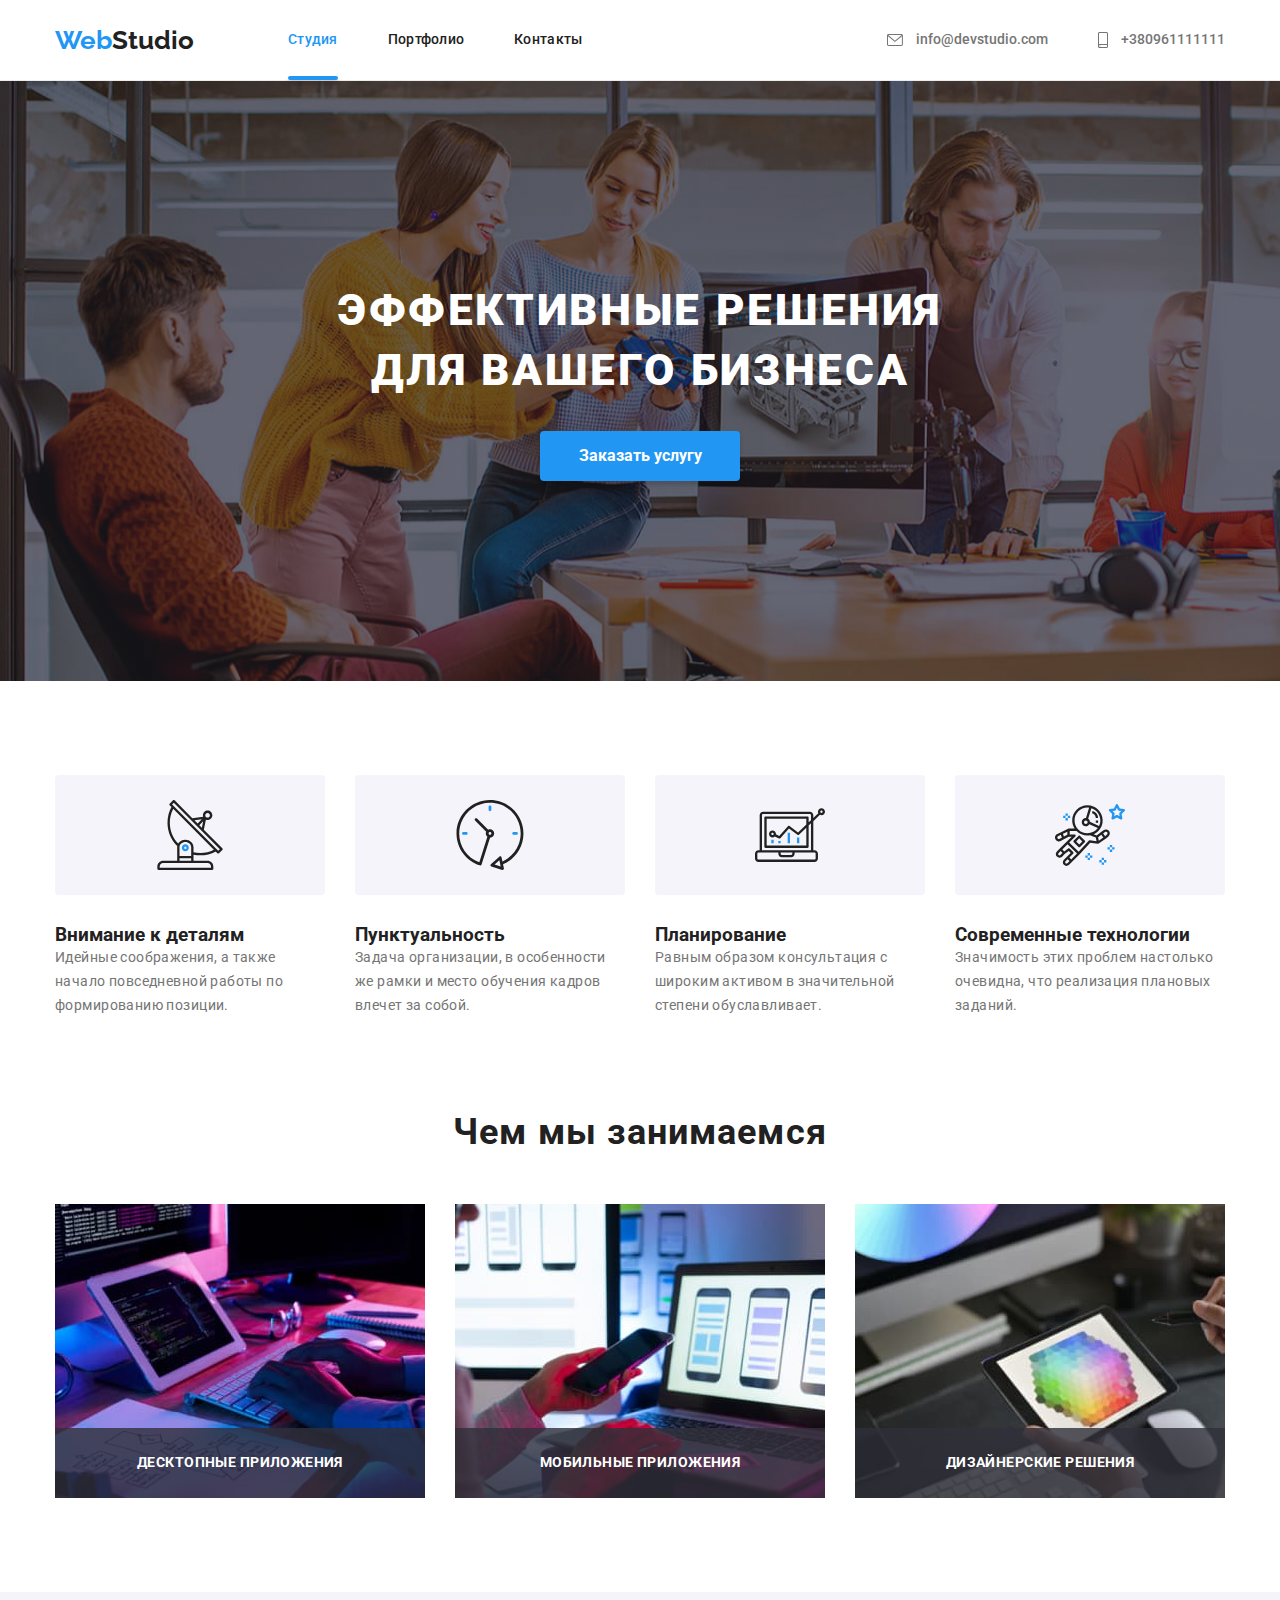
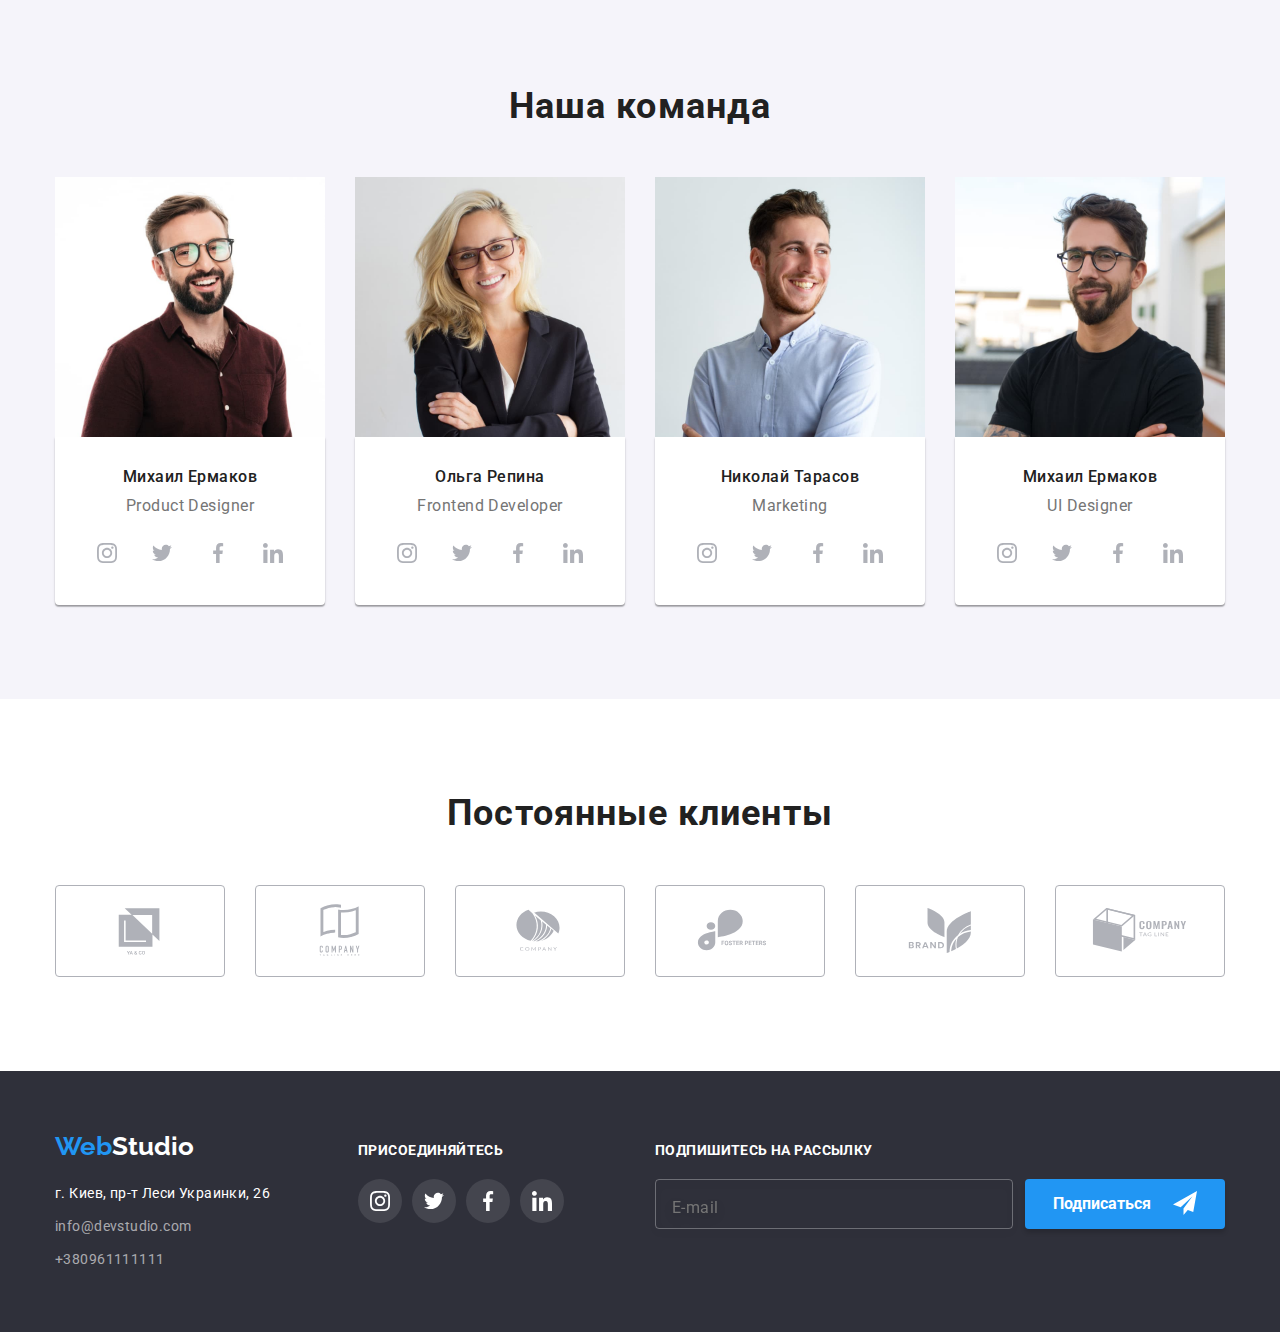
<file: index.html>
<!DOCTYPE html>
<html lang="ru">
  <head>
    <meta charset="UTF-8" />
    <meta http-equiv="X-UA-Compatible" content="IE=edge" />
    <meta name="viewport" content="width=device-width, initial-scale=1.0" />
    <link rel="preconnect" href="https://fonts.googleapis.com" />
    <link rel="preconnect" href="https://fonts.gstatic.com" crossorigin />
    <link
      href="https://fonts.googleapis.com/css2?family=Raleway:wght@700&family=Roboto:wght@400;500;700;900&display=swap"
      rel="stylesheet"
    />
    <link
      rel="stylesheet"
      href="https://cdnjs.cloudflare.com/ajax/libs/modern-normalize/1.1.0/modern-normalize.css"
      integrity="sha512-Y0MM+V6ymRKN2zStTqzQ227DWhhp4Mzdo6gnlRnuaNCbc+YN/ZH0sBCLTM4M0oSy9c9VKiCvd4Jk44aCLrNS5Q=="
      crossorigin="anonymous"
      referrerpolicy="no-referrer"
    />
    <link rel="stylesheet" href="./css/main.min.css" />

    <title>WEBStudio</title>
  </head>

  <body>
    <header>
      <div class="container">
        <a class="logo link" href="./index.html"
          ><span class="logo__part">Web</span>Studio</a
        >

        <nav class="nav">
          <ul class="nav__list list">
            <li class="nav__item">
              <a class="nav__link link nav__active" href="./index.html"
                >Студия</a
              >
            </li>
            <li class="nav__item">
              <a class="nav__link link" href="./portfolio.html">Портфолио</a>
            </li>
            <li class="nav__item">
              <a class="nav__link link" href="">Контакты</a>
            </li>
          </ul>
        </nav>

        <ul class="contact-inf list">
          <li class="contact-inf__item">
            <a
              class="contact-inf__link contact-inf__link--email-retreat link"
              href="mailto:info@devstudio.com"
            >
              <svg class="contact-inf__icon" width="16" height="12">
                <use href="./images/sprite.svg#icon-envelope-hover-1"></use>
              </svg>
              info@devstudio.com</a
            >
          </li>
          <li class="contact-inf__item">
            <a class="contact-inf__link link" href="tel:+380961111111">
              <svg class="contact-inf__icon" width="10" height="16">
                <use href="./images/sprite.svg#icon-smartphone-1"></use>
              </svg>
              +380961111111</a
            >
          </li>
        </ul>
      </div>
    </header>

    <main>
      <!--hero-->

      <section class="hero">
        <div class="container">
          <h1 class="hero__title">Эффективные решения для вашего бизнеса</h1>

          <button class="accent-button" data-modal-open type="button">
            Заказать услугу
          </button>
        </div>
      </section>

      <!--EndHero-->

      <!--ourWork-->

      <section class="our-work">
        <div class="container">
          <h2 class="visually-hidden"></h2>

          <ul class="our-work__svg-list list">
            <li class="our-work__svg-wrap">
              <svg width="70" height="70" class="our-work__svg-icon">
                <use href="./images/sprite.svg#icon-antenna-1-1"></use>
              </svg>
            </li>
            <li class="our-work__svg-wrap">
              <svg width="70" height="70" class="our-work__svg-icon">
                <use href="./images/sprite.svg#icon-clock-1-1"></use>
              </svg>
            </li>
            <li class="our-work__svg-wrap">
              <svg width="70" height="70" class="our-work__svg-icon">
                <use href="./images/sprite.svg#icon-diagram-1-1"></use>
              </svg>
            </li>
            <li class="our-work__svg-wrap">
              <svg width="70" height="70" class="our-work__svg-icon">
                <use href="./images/sprite.svg#icon-astronaut-1-1"></use>
              </svg>
            </li>
          </ul>

          <ul class="our-work__list-info list">
            <li class="our-work__item-info">
              <h3 class="subcat__description-title">Внимание к деталям</h3>

              <p class="subcat__description">
                Идейные соображения, а также начало повседневной работы по
                формированию позиции.
              </p>
            </li>

            <li class="our-work__item-info">
              <h3 class="subcat__description-title">Пунктуальность</h3>

              <p class="subcat__description">
                Задача организации, в особенности же рамки и место обучения
                кадров влечет за собой.
              </p>
            </li>

            <li class="our-work__item-info">
              <h3 class="subcat__description-title">Планирование</h3>

              <p class="subcat__description">
                Равным образом консультация с широким активом в значительной
                степени обуславливает.
              </p>
            </li>

            <li class="our-work__item-info">
              <h3 class="subcat__description-title">Современные технологии</h3>

              <p class="subcat__description">
                Значимость этих проблем настолько очевидна, что реализация
                плановых заданий.
              </p>
            </li>
          </ul>
        </div>
      </section>

      <!--EndOurWork-->

      <!--WhatWeDo-->
      <section class="what-we-do">
        <div class="container">
          <h2 class="what-we-do__titile accent-title">Чем мы занимаемся</h2>

          <ul class="what-we-do__product-cat list">
            <li class="what-we-do__product-item">
              <img
                width="370"
                height="294"
                src="./images/work/work1.jpg"
                alt="Создание проекта"
              />
              <p class="what-we-do__product-description module-subtitle">
                Десктопные приложения
              </p>
            </li>

            <li class="what-we-do__product-item">
              <img
                width="370"
                height="294"
                src="./images/work/work2.jpg"
                alt="Оптимизация проекта"
              />
              <p class="what-we-do__product-description module-subtitle">
                Мобильные приложения
              </p>
            </li>

            <li class="what-we-do__product-item">
              <img
                width="370"
                height="294"
                src="./images/work/work3.jpg"
                alt="Индивидуальный подход к проекту"
              />
              <p class="module-subtitle what-we-do__product-description">
                Дизайнерские решения
              </p>
            </li>
          </ul>
        </div>
      </section>
      <!--endWhatWeDO-->

      <!--ourTeam-->

      <section class="our-team">
        <div class="container">
          <h2 class="our-team__title accent-title">Наша команда</h2>

          <ul class="team-card list">
            <li class="team-card__item">
              <img
                width="270"
                height="260"
                src="./images/comand/demyanenko.jpg"
                alt="Игорь Демьяненко"
              />
              <div class="team-card__person-wrap">
                <h3 class="team-card__person-name">Михаил Ермаков</h3>

                <p class="card-description">Product Designer</p>
                <ul class="social-list list">
                  <li class="social-list__item">
                    <a href="" class="social-list__link">
                      <svg width="20" height="20" class="social-list__icon">
                        <use
                          href="./images/sprite.svg#icon-instagram-2-1"
                        ></use>
                      </svg>
                    </a>
                  </li>
                  <li class="social-list__item">
                    <a href="" class="social-list__link">
                      <svg width="20" height="20" class="social-list__icon">
                        <use href="./images/sprite.svg#icon-twitter-1-1"></use>
                      </svg>
                    </a>
                  </li>
                  <li class="social-list__item">
                    <a href="" class="social-list__link">
                      <svg width="20" height="20" class="social-list__icon">
                        <use href="./images/sprite.svg#icon-facebook-1-1"></use>
                      </svg>
                    </a>
                  </li>
                  <li class="social-list__item">
                    <a href="" class="social-list__link">
                      <svg width="20" height="20" class="social-list__icon">
                        <use href="./images/sprite.svg#icon-linkedin-1-1"></use>
                      </svg>
                    </a>
                  </li>
                </ul>
              </div>
            </li>

            <li class="team-card__item">
              <img
                width="270"
                height="260"
                src="./images/comand/repina.jpg"
                alt="Ольга Репина"
              />
              <div class="team-card__person-wrap">
                <h3 class="team-card__person-name">Ольга Репина</h3>

                <p class="card-description">Frontend Developer</p>
                <ul class="social-list list">
                  <li class="social-list__item">
                    <a href="" class="social-list__link">
                      <svg width="20" height="20" class="social-list__icon">
                        <use
                          href="./images/sprite.svg#icon-instagram-2-1"
                        ></use>
                      </svg>
                    </a>
                  </li>
                  <li class="social-list__item">
                    <a href="" class="social-list__link">
                      <svg width="20" height="20" class="social-list__icon">
                        <use href="./images/sprite.svg#icon-twitter-1-1"></use>
                      </svg>
                    </a>
                  </li>
                  <li class="social-list__item">
                    <a href="" class="social-list__link">
                      <svg width="20" height="20" class="social-list__icon">
                        <use href="./images/sprite.svg#icon-facebook-1-1"></use>
                      </svg>
                    </a>
                  </li>
                  <li class="social-list__item">
                    <a href="" class="social-list__link">
                      <svg width="20" height="20" class="social-list__icon">
                        <use href="./images/sprite.svg#icon-linkedin-1-1"></use>
                      </svg>
                    </a>
                  </li>
                </ul>
              </div>
            </li>

            <li class="team-card__item">
              <img
                width="270"
                height="260"
                src="./images/comand/tarasov.jpg"
                alt="Николай Тарасов"
              />
              <div class="team-card__person-wrap">
                <h3 class="team-card__person-name">Николай Тарасов</h3>

                <p class="card-description">Marketing</p>

                <ul class="social-list list">
                  <li class="social-list__item">
                    <a href="" class="social-list__link">
                      <svg width="20" height="20" class="social-list__icon">
                        <use
                          href="./images/sprite.svg#icon-instagram-2-1"
                        ></use>
                      </svg>
                    </a>
                  </li>
                  <li class="social-list__item">
                    <a href="" class="social-list__link">
                      <svg width="20" height="20" class="social-list__icon">
                        <use href="./images/sprite.svg#icon-twitter-1-1"></use>
                      </svg>
                    </a>
                  </li>
                  <li class="social-list__item">
                    <a href="" class="social-list__link">
                      <svg width="20" height="20" class="social-list__icon">
                        <use href="./images/sprite.svg#icon-facebook-1-1"></use>
                      </svg>
                    </a>
                  </li>
                  <li class="social-list__item">
                    <a href="" class="social-list__link">
                      <svg width="20" height="20" class="social-list__icon">
                        <use href="./images/sprite.svg#icon-linkedin-1-1"></use>
                      </svg>
                    </a>
                  </li>
                </ul>
              </div>
            </li>

            <li class="team-card__item">
              <img
                width="270"
                height="260"
                src="./images/comand/ermakov.jpg"
                alt="Михаил Ермаков"
              />
              <div class="team-card__person-wrap">
                <h3 class="team-card__person-name">Михаил Ермаков</h3>

                <p class="card-description">UI Designer</p>
                <ul class="social-list list">
                  <li class="social-list__item">
                    <a href="" class="social-list__link">
                      <svg width="20" height="20" class="social-list__icon">
                        <use
                          href="./images/sprite.svg#icon-instagram-2-1"
                        ></use>
                      </svg>
                    </a>
                  </li>
                  <li class="social-list__item">
                    <a href="" class="social-list__link">
                      <svg width="20" height="20" class="social-list__icon">
                        <use href="./images/sprite.svg#icon-twitter-1-1"></use>
                      </svg>
                    </a>
                  </li>
                  <li class="social-list__item">
                    <a href="" class="social-list__link">
                      <svg width="20" height="20" class="social-list__icon">
                        <use href="./images/sprite.svg#icon-facebook-1-1"></use>
                      </svg>
                    </a>
                  </li>
                  <li class="social-list__item">
                    <a href="" class="social-list__link">
                      <svg width="20" height="20" class="social-list__icon">
                        <use href="./images/sprite.svg#icon-linkedin-1-1"></use>
                      </svg>
                    </a>
                  </li>
                </ul>
              </div>
            </li>
          </ul>
        </div>
      </section>
      <section class="our-clients">
        <div class="container">
          <h2 class="accent-title">Постоянные клиенты</h2>
          <ul class="our-clients__list list">
            <li class="our-clients__item">
              <a class="our-clients__link" href="">
                <svg width="106" height="60" class="our-clients__icon">
                  <use href="./images/sprite.svg#icon-Logo-6"></use>
                </svg>
              </a>
            </li>
            <li class="our-clients__item">
              <a class="our-clients__link" href="">
                <svg width="106" height="60" class="our-clients__icon">
                  <use href="./images/sprite.svg#icon-Logo-1-1"></use>
                </svg>
              </a>
            </li>
            <li class="our-clients__item">
              <a class="our-clients__link" href="">
                <svg width="106" height="60" class="our-clients__icon">
                  <use href="./images/sprite.svg#icon-Logo-2-1"></use>
                </svg>
              </a>
            </li>
            <li class="our-clients__item">
              <a class="our-clients__link" href="">
                <svg width="106" height="60" class="our-clients__icon">
                  <use href="./images/sprite.svg#icon-Logo-3-1"></use>
                </svg>
              </a>
            </li>
            <li class="our-clients__item">
              <a class="our-clients__link" href="">
                <svg width="106" height="60" class="our-clients__icon">
                  <use href="./images/sprite.svg#icon-Logo-4-1"></use>
                </svg>
              </a>
            </li>
            <li class="our-clients__item">
              <a class="our-clients__link" href="">
                <svg width="106" height="60" class="our-clients__icon">
                  <use href="./images/sprite.svg#icon-Logo-5-1"></use>
                </svg>
              </a>
            </li>
          </ul>
        </div>
      </section>
    </main>

    <footer class="footer-section">
      <div class="container">
        <div>
          <a class="logo logo--dark-theme link" href="./index.html"
            ><span class="logo__part">Web</span>Studio</a
          >

          <address class="adress-section">
            <p class="adress-section__full-info">
              г. Киев, пр-т Леси Украинки, 26
            </p>
            <ul class="adress-section__connection-list list">
              <li class="adress-section__connection-item">
                <a
                  class="adress-section__connection-link link"
                  href="mailto:info@devstudio.com"
                  >info@devstudio.com</a
                >
              </li>
              <li class="adress-section__connection-item">
                <a
                  class="adress-section__connection-link link"
                  href="tel:+380961111111"
                  >+380961111111</a
                >
              </li>
            </ul>
          </address>
        </div>

        <div class="join-us__box">
          <h2 class="module-subtitle">присоединяйтесь</h2>
          <ul class="join-us__list list">
            <li class="loin-us__item">
              <a href="" class="join-us__link social-list__link">
                <svg width="20" height="20" class="join-us__icon">
                  <use href="./images/sprite.svg#icon-instagram-2-1"></use>
                </svg>
              </a>
            </li>
            <li class="loin-us__item">
              <a href="" class="join-us__link social-list__link">
                <svg width="20" height="20" class="join-us__icon">
                  <use href="./images/sprite.svg#icon-twitter-1-1"></use>
                </svg>
              </a>
            </li>
            <li class="loin-us__item">
              <a href="" class="join-us__link social-list__link">
                <svg width="20" height="20" class="join-us__icon">
                  <use href="./images/sprite.svg#icon-facebook-1-1"></use>
                </svg>
              </a>
            </li>
            <li class="loin-us__item">
              <a href="" class="join-us__link social-list__link">
                <svg width="20" height="20" class="join-us__icon">
                  <use href="./images/sprite.svg#icon-linkedin-1-1"></use>
                </svg>
              </a>
            </li>
          </ul>
        </div>
        <div class="subscribe-box">
          <p class="subscribe-box__title module-subtitle">
            Подпишитесь на рассылку
          </p>
          <div class="subscribe-box__subcat-box">
            <input
              class="subscribe-box__input"
              type="email"
              placeholder="E-mail"
            />
            <button class="subscribe-box__button accent-button" type="button">
              Подписаться
              <svg height="24" width="24" class="subscribe-box__button-icon">
                <use href="./images/sprite.svg#telegram"></use>
              </svg>
            </button>
          </div>
        </div>
      </div>
    </footer>

    <div class="backdrop is-hidden" data-modal>
      <div class="modal">
        <button class="modal__close-btn" data-modal-close type="button">
          <svg height="18" width="18" class="close-btn-icon">
            <use href="./images/sprite.svg#icon-close"></use>
          </svg>
        </button>
        <form class="contact-form">
          <p class="contact-form__title">
            Оставьте свои данные, мы вам перезвоним
          </p>

          <label class="contact-form__field">
            Имя
            <span class="contact-form__input-wrapper">
              <input
                type="text"
                name="user-name"
                class="contact-form__input"
                required
                minlength="3"
              />
              <svg class="contact-form__input-icon" height="18" width="18">
                <use href="./images/sprite.svg#icon-person"></use>
              </svg>
            </span>
          </label>

          <label class="contact-form__field">
            Телефон
            <span class="contact-form__input-wrapper">
              <input
                type="tel"
                name="tel"
                class="contact-form__input"
                required
                pattern="[0-9]{3}-[0-9]{3}-[0-9]{2}-[0-9]{2}"
                title="xxx-xxx-xx-xx"
              />
              <svg class="contact-form__input-icon" height="18" width="18">
                <use href="./images/sprite.svg#icon-phone1"></use>
              </svg>
            </span>
          </label>

          <label class="contact-form__field">
            Почта
            <span class="contact-form__input-wrapper">
              <input type="email" name="email" class="contact-form__input" />
              <svg class="contact-form__input-icon" height="18" width="18">
                <use href="./images/sprite.svg#icon-email1"></use>
              </svg>
            </span>
          </label>

          <label class="contact-form__field"
            >Комментарий<textarea
              class="contact-form__input"
              name="user-coment"
              placeholder="Введите текст"
            ></textarea>
          </label>

          <div class="contact-form__user-consent-wrap">
            <input
              id="user-acept"
              type="checkbox"
              class="checkbox-input visually-hidden"
              value="user-acept"
              required
            />
            <label
              for="user-acept"
              class="contact-form__acept-checkbox subcat__description"
            >
              <span class="contact-form__accept-description">
                Соглашаюсь с рассылкой и принимаю&nbsp;&nbsp;</span
              >
              <a href="">Условия договора</a>
            </label>
          </div>
          <button type="submit" class="contact-form--send-btn accent-button">
            Отправить
          </button>
        </form>
      </div>
    </div>
    <script src="./js/modal.js"></script>
  </body>
</html>
</file>
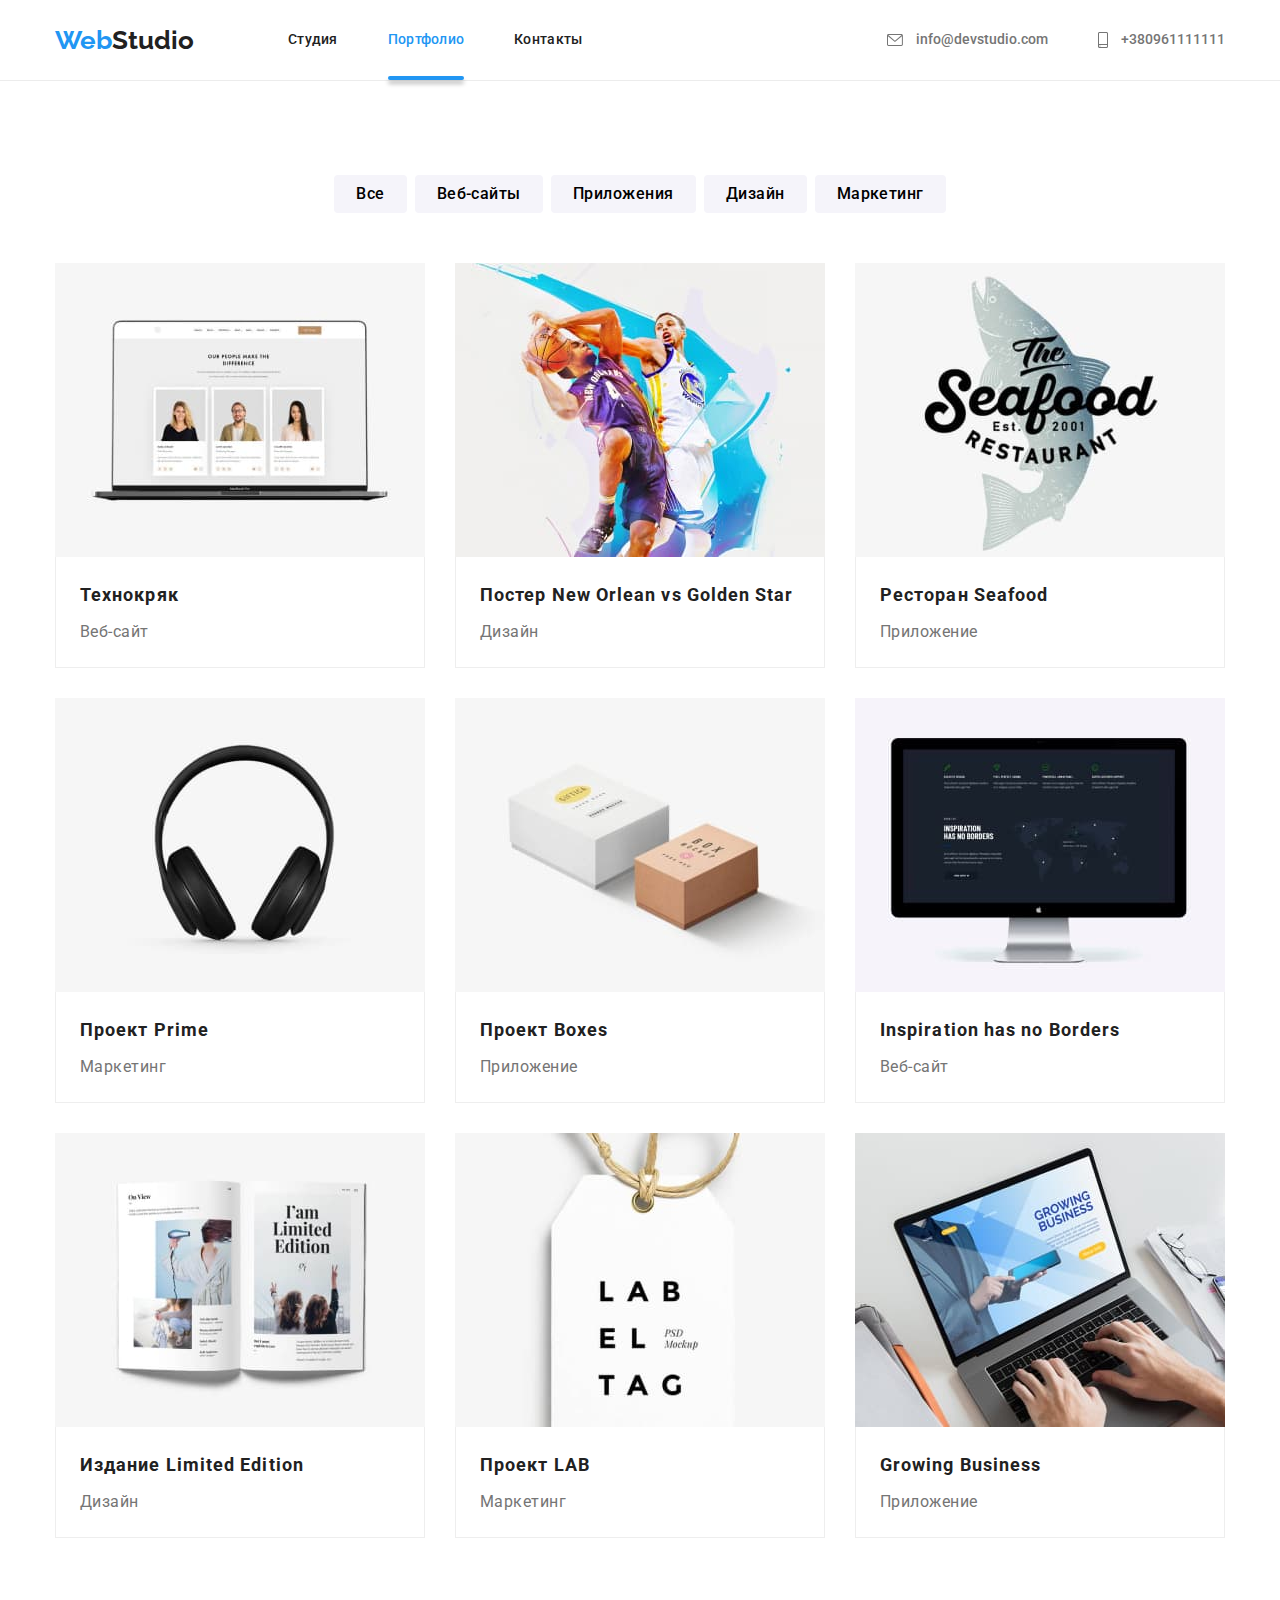
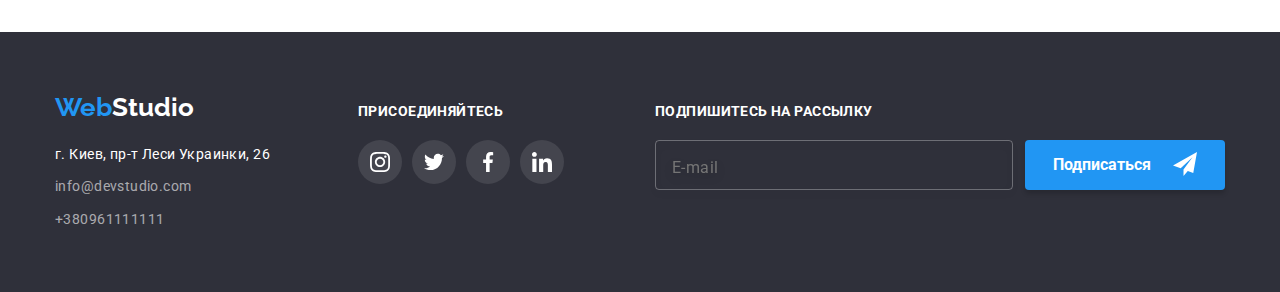
<file: portfolio.html>
<!DOCTYPE html>
<html lang="ru">
  <head>
    <meta charset="UTF-8" />
    <meta http-equiv="X-UA-Compatible" content="IE=edge" />
    <meta name="viewport" content="width=device-width, initial-scale=1.0" />
    <link rel="preconnect" href="https://fonts.googleapis.com" />
    <link rel="preconnect" href="https://fonts.gstatic.com" crossorigin />
    <link
      href="https://fonts.googleapis.com/css2?family=Raleway:wght@700&family=Roboto:wght@400;500;700&display=swap"
      rel="stylesheet"
    />
    <link
      rel="stylesheet"
      href="https://cdnjs.cloudflare.com/ajax/libs/modern-normalize/1.1.0/modern-normalize.css"
      integrity="sha512-Y0MM+V6ymRKN2zStTqzQ227DWhhp4Mzdo6gnlRnuaNCbc+YN/ZH0sBCLTM4M0oSy9c9VKiCvd4Jk44aCLrNS5Q=="
      crossorigin="anonymous"
      referrerpolicy="no-referrer"
    />
    <link rel="stylesheet" href="./css/main.min.css">
  
    <title>WEBStudio</title>
  </head>

  <body>
    <header>
      <div class="container">
        <a class="logo link" href="./index.html"
          ><span class="logo__part">Web</span>Studio</a
        >

        <nav class="nav">
          <ul class="nav__list list">
            <li class="nav__item">
              <a class="nav__link link " href="./index.html"
                >Студия</a
              >
            </li>
            <li class="nav__item">
              <a class="nav__link link nav__active" href="./portfolio.html">Портфолио</a>
            </li>
            <li class="nav__item">
              <a class="nav__link link" href="">Контакты</a>
            </li>
          </ul>
        </nav>

        <ul class="contact-inf list">
          <li class="contact-inf__item">
            <a
              class="contact-inf__link contact-inf__link--email-retreat link"
              href="mailto:info@devstudio.com"
            >
              <svg class="contact-inf__icon" width="16" height="12">
                <use href="./images/sprite.svg#icon-envelope-hover-1"></use>
              </svg>
              info@devstudio.com</a
            >
          </li>
          <li class="contact-inf__item">
            <a class="contact-inf__link link" href="tel:+380961111111">
              <svg class="contact-inf__icon" width="10" height="16">
                <use href="./images/sprite.svg#icon-smartphone-1"></use>
              </svg>
              +380961111111</a
            >
          </li>
        </ul>
      </div>
    </header>
    <main>
      <section class="section-portfolio">
        <div class="container">
          <ul class="development-panel list">
            <li class="development-panel__element">
              <button class="development-panel__button" type="button">Все</button>
            </li>
            <li class="development-panel__element">
              <button class="development-panel__button" type="button">Веб-сайты</button>
            </li>
            <li class="development-panel__element">
              <button class="development-panel__button" type="button">Приложения</button>
            </li>
            <li class="development-panel__element">
              <button class="development-panel__button" type="button">Дизайн</button>
            </li>
            <li class="development-panel__element">
              <button class="development-panel__button" type="button">Маркетинг</button>
            </li>
          </ul>
        </div>

        <div class="container">
          <h1 class="product-card-title"><!--hidenTitle--></h1>

          <ul class="cards-set list">
            <li class="cards-set__item">

                <div class="cards-set__img-wrap">
                  <img
                    class="cards-set__picture"
                    src="./images/portfolio_img/tehnokryak.jpg"
                    alt="технокряк"
                  />
                  <p class="cards-set__overlay">
                    Ресурс предлагает комплексные предложения с разным уровнем функционала и сервисов. Все это позволит посетителю получить исчерпывающие сведения о компании или частном лице.
                  </p>
                </div>
                  <div class="cards-set__inf-wrapper">
                    <h2 class="cards-set__name-product">Технокряк</h2>
                    <p class="card-description--products-card card-description">
                      Веб-сайт
                    </p>
                  </div>
              </a>
            </li>

            <li class="cards-set__item">
              <div class="cards-set__img-wrap">
              <img
                class="cards-set__picture"
                src="./images/portfolio_img/new_orlean.jpg"
                alt="новый орлеан"
              />
              <p class="cards-set__overlay">
                    Ресурс предлагает комплексные предложения с разным уровнем функционала и сервисов. Все это позволит посетителю получить исчерпывающие сведения о компании или частном лице.
                  </p>
              </div>
              <div class="cards-set__inf-wrapper">
                <h2 class="cards-set__name-product">
                  Постер New Orlean vs Golden Star
                </h2>
                <p class="card-description--products-card card-description">Дизайн</p>
              </div>
            </li>

            <li class="cards-set__item">
              <div class="cards-set__img-wrap">
              <img
                class="cards-set__picture"
                src="./images/portfolio_img/seafood.jpg"
                alt="ресторан сеафуд"
              />
              <p class="cards-set__overlay">
                    Ресурс предлагает комплексные предложения с разным уровнем функционала и сервисов. Все это позволит посетителю получить исчерпывающие сведения о компании или частном лице.
                  </p>
              </div>
              <div class="cards-set__inf-wrapper">
                <h2 class="cards-set__name-product">Ресторан Seafood</h2>
                <p class="card-description--products-card card-description">
                  Приложение
                </p>
              </div>
            </li>

            <li class="cards-set__item">
              <div class="cards-set__img-wrap">
              <img
                class="cards-set__picture"
                src="./images/portfolio_img/prime.jpg"
                alt="Проект Prime"
              />
              <p class="cards-set__overlay">
                    Ресурс предлагает комплексные предложения с разным уровнем функционала и сервисов. Все это позволит посетителю получить исчерпывающие сведения о компании или частном лице.
                  </p>
              </div>
              <div class="cards-set__inf-wrapper">
                <h2 class="cards-set__name-product">Проект Prime</h2>
                <p class="card-description--products-card card-description">
                  Маркетинг
                </p>
              </div>
            </li>

            <li class="cards-set__item">
              <div class="cards-set__img-wrap">
              <img
                class="cards-set__picture"
                src="./images/portfolio_img/boxes.jpg"
                alt="Проект Boxes"
              />
              <p class="cards-set__overlay">
                    Ресурс предлагает комплексные предложения с разным уровнем функционала и сервисов. Все это позволит посетителю получить исчерпывающие сведения о компании или частном лице.
                  </p>
              </div>
              <div class="cards-set__inf-wrapper">
                <h2 class="cards-set__name-product">Проект Boxes</h2>
                <p class="card-description--products-card card-description">
                  Приложение
                </p>
              </div>
            </li>

            <li class="cards-set__item">
              <div class="cards-set__img-wrap">
              <img
                class="cards-set__picture"
                src="./images/portfolio_img/inspiration.jpg"
                alt="Inspiration has no Borders"
              />
              <p class="cards-set__overlay">
                    Ресурс предлагает комплексные предложения с разным уровнем функционала и сервисов. Все это позволит посетителю получить исчерпывающие сведения о компании или частном лице.
                  </p>
              </div>
              <div class="cards-set__inf-wrapper">
                <h2 class="cards-set__name-product">Inspiration has no Borders</h2>
                <p class="card-description--products-card card-description">
                  Веб-сайт
                </p>
              </div>
            </li>

            <li class="cards-set__item">
              <div class="cards-set__img-wrap">
              <img
                class="cards-set__picture"
                src="./images/portfolio_img/izdanie.jpg"
                alt="Издание Limited Edition"
              />
              <p class="cards-set__overlay">
                    Ресурс предлагает комплексные предложения с разным уровнем функционала и сервисов. Все это позволит посетителю получить исчерпывающие сведения о компании или частном лице.
                  </p>
              </div>
              <div class="cards-set__inf-wrapper">
                <h2 class="cards-set__name-product">Издание Limited Edition</h2>
                <p class="card-description--products-card card-description">Дизайн</p>
              </div>
            </li>
            <li class="cards-set__item">
              <div class="cards-set__img-wrap">
              <img
                class="cards-set__picture"
                src="./images/portfolio_img/lab.jpg"
                alt="Проект LAB"
              />
              <p class="cards-set__overlay">
                    Ресурс предлагает комплексные предложения с разным уровнем функционала и сервисов. Все это позволит посетителю получить исчерпывающие сведения о компании или частном лице.
                  </p>
              </div>
              <div class="cards-set__inf-wrapper">
                <h2 class="cards-set__name-product">Проект LAB</h2>
                <p class="card-description--products-card card-description">
                  Маркетинг
                </p>
              </div>
            </li>
            <li class="cards-set__item">
              <div class="cards-set__img-wrap">
              <img
                class="cards-set__picture"
                src="./images/portfolio_img/growning.jpg"
                alt="Growing Business"
              />
              <p class="cards-set__overlay">
                    Ресурс предлагает комплексные предложения с разным уровнем функционала и сервисов. Все это позволит посетителю получить исчерпывающие сведения о компании или частном лице.
                  </p>
              </div>
              <div class="cards-set__inf-wrapper">
                <h2 class="cards-set__name-product">Growing Business</h2>
                <p class="card-description--products-card card-description">
                  Приложение
                </p>
              </div>
            </li>
          </ul>
        </div>
      </section>
    </main>

<footer class="footer-section">
      <div class="container">
        <div>
          <a class="logo logo--dark-theme link" href="./index.html"
            ><span class="logo__part">Web</span>Studio</a
          >

          <address class="adress-section">
            <p class="adress-section__full-info">
              г. Киев, пр-т Леси Украинки, 26
            </p>
            <ul class="adress-section__connection-list list">
              <li class="adress-section__connection-item">
                <a
                  class="adress-section__connection-link link"
                  href="mailto:info@devstudio.com"
                  >info@devstudio.com</a
                >
              </li>
              <li class="adress-section__connection-item">
                <a
                  class="adress-section__connection-link link"
                  href="tel:+380961111111"
                  >+380961111111</a
                >
              </li>
            </ul>
          </address>
        </div>

        <div class="join-us__box">
          <h2 class="module-subtitle">присоединяйтесь</h2>
          <ul class="join-us__list list">
            <li class="loin-us__item">
              <a href="" class="join-us__link social-list__link">
                <svg width="20" height="20" class="join-us__icon">
                  <use href="./images/sprite.svg#icon-instagram-2-1"></use>
                </svg>
              </a>
            </li>
            <li class="loin-us__item">
              <a href="" class="join-us__link social-list__link">
                <svg width="20" height="20" class="join-us__icon">
                  <use href="./images/sprite.svg#icon-twitter-1-1"></use>
                </svg>
              </a>
            </li>
            <li class="loin-us__item">
              <a href="" class="join-us__link social-list__link">
                <svg width="20" height="20" class="join-us__icon">
                  <use href="./images/sprite.svg#icon-facebook-1-1"></use>
                </svg>
              </a>
            </li>
            <li class="loin-us__item">
              <a href="" class="join-us__link social-list__link">
                <svg width="20" height="20" class="join-us__icon">
                  <use href="./images/sprite.svg#icon-linkedin-1-1"></use>
                </svg>
              </a>
            </li>
          </ul>
        </div>
        <div class="subscribe-box">
          <p class="subscribe-box__title module-subtitle">
            Подпишитесь на рассылку
          </p>
          <div class="subscribe-box__subcat-box">
            <input
              class="subscribe-box__input"
              type="email"
              placeholder="E-mail"
            />
            <button class="subscribe-box__button accent-button" type="button">
              Подписаться
              <svg height="24" width="24" class="subscribe-box__button-icon">
                <use href="./images/sprite.svg#telegram"></use>
              </svg>
            </button>
          </div>
        </div>
      </div>
    </footer>

  </body>
</html>
</file>
<file: css/main.min.css>
:root{--main_font-weight: 400;--secondary_font-weight: 700;--third_font-weight: 500;--main_font-size: 14px;--secondary_font-size: 16px;--first_color-txt: #212121;--secondary_color-txt: #757575;--third_color-txt: #ffffff;--first-bg-color: #2f303a;--secondary-bg-color: #f5f4fa;--button-accent-color: #2196f3;--main-retreat: 94px;--first-retreat: 50px;--secondary-retreat: 30px;--portolio-card-margin: 20px}.visually-hidden{position:absolute !important;clip:rect(1px 1px 1px 1px);clip:rect(1px, 1px, 1px, 1px);padding:0 !important;border:0 !important;height:1px !important;width:1px !important;overflow:hidden}h1,h2,h3,h4,h5,h5,p{margin:0}ul,ol{margin:0;padding:0}img{display:block}a{display:block}address{font-style:normal}.link{text-decoration:none}.list{list-style:none}body{font-family:"roboto",sans-serif;color:var(--first_color-txt)}.hero,.accent-title,.team-card__person-wrap,.what-we-do{text-align:center}.our-team,.our-work,.our-clients{padding-top:var(--main-retreat);padding-bottom:var(--main-retreat)}.section-portfolio{padding:var(--main-retreat) 0}.container{width:1200px;margin:0 auto;padding-left:15px;padding-right:15px}.accent-title{font-weight:var(--secondary_font-weight);font-size:36px;line-height:1.16;letter-spacing:.03em;margin-bottom:var(--first-retreat)}.card-description{color:var(--secondary_color-txt);font-size:var(--secondary_font-size);line-height:1.19;letter-spacing:.03em}.social-list{display:flex;padding:0px 30px;justify-content:space-between}.social-list__link{display:flex;width:44px;height:44px;border-radius:50%;justify-content:center;align-items:center;margin-top:16px;transition:background-color 250ms cubic-bezier(0.4, 0, 0.2, 1)}.social-list__link:focus,.social-list__link:hover{background-color:var(--button-accent-color);outline:none}.social-list__icon{fill:#afb1b8}.social-link:hover .social-list__icon,.social-link:focus .social-list__icon{fill:var(--third_color-txt)}.logo{color:inherit;font-family:"raleway",sans-serif;font-weight:var(--secondary_font-weight);font-size:26px;line-height:1.19;margin-right:var(--main-retreat)}.logo__part{color:var(--button-accent-color)}.logo--dark-theme{color:var(--third_color-txt);margin-bottom:20px}.accent-button{font-family:inherit;font-weight:var(--secondary_font-weight);font-size:var(--secondary_font-size);line-height:1.87;min-width:200px;background-color:var(--button-accent-color);color:var(--third_color-txt);padding:10px 32px;box-shadow:0px 4px 4px rgba(0,0,0,.15);border-radius:4px;border:none;transition:background-color 250ms cubic-bezier(0.4, 0, 0.2, 1)}.accent-button:hover,.accent-button:focus{background-color:#188ce8}.module-subtitle{text-transform:uppercase;font-size:var(--main_font-size);font-weight:var(--secondary_font-weight);line-height:1.14;letter-spacing:.03em;color:var(--third_color-txt)}.modal__close-btn{display:flex;justify-content:center;align-items:center;position:absolute;padding:0;margin-top:8px;margin-right:8px;top:0;right:0;width:30px;height:30px;background:rgba(0,0,0,0);border:1px solid rgba(0,0,0,.1);border-radius:50%;cursor:pointer;transition:fill 250ms cubic-bezier(0.4, 0, 0.2, 1)}.modal__close-btn:hover,.modal__close-btn:focus{fill:var(--button-accent-color);outline-color:var(--button-accent-color)}.subcat__description{font-size:var(--main_font-size);line-height:1.71;color:var(--secondary_color-txt);letter-spacing:.03em}.development-panel__button{font-family:inherit;background-color:var(--secondary-bg-color);font-weight:var(--third_font-weight);font-size:var(--secondary_font-size);line-height:1.62;letter-spacing:.03em;padding:6px 22px;border-radius:4px;border:none;cursor:pointer;transition:background-color 250ms cubic-bezier(0.4, 0, 0.2, 1),color 250ms cubic-bezier(0.4, 0, 0.2, 1),box-shadow 250ms cubic-bezier(0.4, 0, 0.2, 1)}.development-panel__button:hover,.development-panel__button:focus{background-color:var(--button-accent-color);color:var(--third_color-txt);box-shadow:0px 3px 1px rgba(0,0,0,.1),0px 1px 2px rgba(0,0,0,.08),0px 2px 2px rgba(0,0,0,.12)}.development-panel{display:flex;justify-content:center;margin-bottom:var(--first-retreat)}.development-panel__element:not(:first-child){margin-left:8px}header{border-bottom:1px solid #ececec}header .container{display:flex;align-items:center}.nav__list{display:flex}.nav__link{color:inherit;font-weight:var(--third_font-weight);font-size:var(--main_font-size);line-height:1.14;letter-spacing:.02em;padding-top:32px;padding-bottom:32px;transition:color 250ms cubic-bezier(0.4, 0, 0.2, 1)}.nav__link:focus,.nav__link:hover{color:var(--button-accent-color)}.nav__link:focus:focus::after,.nav__link:focus:hover::after,.nav__link:hover:focus::after,.nav__link:hover:hover::after{transform:scaleY(1)}.nav__link::after{content:"";display:block;position:absolute;bottom:0;width:100%;height:4px;background-color:var(--button-accent-color);box-shadow:0px 4px 4px rgba(0,0,0,.25);border-radius:2px;transform:scaleY(0);transition:transform 500ms}.nav__item{position:relative}.nav__item:not(:last-child){margin-right:var(--first-retreat)}.contact-inf{display:flex;margin-left:auto}.contact-inf__link{color:var(--secondary_color-txt);font-weight:var(--third_font-weight);font-size:var(--main_font-size);line-height:1.14;transition:color 250ms cubic-bezier(0.4, 0, 0.2, 1)}.contact-inf__link:hover,.contact-inf__link:focus{color:var(--button-accent-color)}.contact-inf__link--email-retreat{margin-right:var(--first-retreat)}.contact-inf__icon{vertical-align:middle;margin-right:10px;fill:var(--secondary_color-txt);transition:fill 250ms cubic-bezier(0.4, 0, 0.2, 1)}.contact-inf__link:hover .contact-inf__icon,.contact-inf__link:focus .contact-inf__icon{fill:var(--button-accent-color);border-color:var(--button-accent-color);outline:none}.nav__active{color:var(--button-accent-color)}.nav__active:after{content:"";display:block;position:absolute;bottom:0;width:100%;height:4px;background-color:var(--button-accent-color);box-shadow:0px 4px 4px rgba(0,0,0,.25);border-radius:2px;transform:scale(1)}.hero{background-image:linear-gradient(rgba(47, 48, 58, 0.4), rgba(47, 48, 58, 0.4)),url(../images/hero/bg-hero.jpg);background-size:cover;background-color:var(--first-bg-color);padding-top:200px;padding-bottom:200px}.hero__title{color:var(--third_color-txt);font-weight:900;line-height:1.36;font-size:44px;letter-spacing:.06em;text-transform:uppercase;max-width:696px;margin:auto;margin-bottom:30px}.our-work__description-title{font-weight:var(--secondary_font-weight);font-size:var(--main_font-size);line-height:1.14;letter-spacing:.03em;text-transform:uppercase;margin-bottom:10px}.our-work__list-info{display:flex;margin-left:-30px}.our-work__item-info{flex-basis:calc(25% - 30px);margin-left:var(--secondary-retreat)}.our-work__svg-list{display:flex}.our-work__svg-wrap{display:flex;width:270px;height:120px;background:var(--secondary-bg-color);border-radius:4px;margin-bottom:var(--secondary-retreat);padding:25px 100px}.our-work__svg-wrap:not(:first-child){margin-left:var(--secondary-retreat)}.what-we-do{padding-bottom:var(--main-retreat)}.what-we-do__product-cat{display:flex;margin-left:-30px}.what-we-do__product-item{position:relative;margin-left:var(--secondary-retreat);flex-basis:calc(33.3333333333% - 30px)}.what-we-do__product-description{position:absolute;width:370px;height:70px;background:rgba(47,48,58,.8);left:0;bottom:0;padding:27px 0px}.our-team{background-color:var(--secondary-bg-color)}.team-card{display:flex;margin-left:-30px}.team-card__item{margin-left:var(--secondary-retreat);flex-basis:calc(25% - 30px)}.team-card__person-wrap{background-color:var(--third_color-txt);box-shadow:0px 1px 3px rgba(0,0,0,.12),0px 1px 1px rgba(0,0,0,.14),0px 2px 1px rgba(0,0,0,.2);border-radius:0px 0px 4px 4px;padding:30px 0px}.team-card__person-name{font-weight:var(--third_font-weight);font-size:var(--secondary_font-size);line-height:1.19;letter-spacing:.03em;margin-bottom:10px}.our-clients__list{display:flex;justify-content:space-between}.our-clients__link{width:170px;height:92px;border:1px solid #afb1b8;box-sizing:border-box;border-radius:4px;display:flex;justify-content:center;align-items:center;transition:fill 250ms cubic-bezier(0.4, 0, 0.2, 1),border-color 250ms cubic-bezier(0.4, 0, 0.2, 1)}.our-clients__link:hover,.our-clients__link:focus{fill:var(--button-accent-color);border-color:var(--button-accent-color);outline:none}.our-clients__item{fill:#afb1b8}.footer-section{background-color:var(--first-bg-color);padding:60px 0px}.footer-section .container{display:flex;align-items:baseline}.adress-section__full-info{color:var(--third_color-txt);font-size:var(--main_font-size);line-height:1.71;letter-spacing:.03em;margin-bottom:9px}.adress-section__connection-link{color:rgba(255,255,255,.6);font-size:var(--main_font-size);line-height:1.71;letter-spacing:.03em}.adress-section__connection-item:not(:last-child){margin-bottom:9px}.join-us__box{width:206px;height:80px;margin-left:70px}.join-us__box .module-subtitle{margin-bottom:4px}.join-us__list{display:flex;justify-content:space-between}.join-us__link{background:rgba(255,255,255,.1);fill:var(--third_color-txt)}.join-us__link:hover,.join-us__link:focus{fill:var(--third_color-txt)}.subscribe-box{margin-left:auto}.subscribe-box__title{margin-bottom:var(--portolio-card-margin)}.subscribe-box__subcat-box{display:flex;align-items:flex-end}.subscribe-box__input{font-size:var(--secondary_font-size);line-height:1.25;letter-spacing:.03em;color:rgba(255,255,255,.6);padding-top:18px;padding-bottom:12px;padding-left:16px;margin-right:12px;width:358px;height:50px;border:1px solid rgba(255,255,255,.3);box-sizing:border-box;filter:drop-shadow(0px 4px 4px rgba(0, 0, 0, 0.15));border-radius:4px;background:rgba(0,0,0,0)}.subscribe-box__button{position:relative;padding:10px 28px;text-align:left}.subscribe-box__button-icon{position:absolute;top:0;right:0;transform:translateY(50%);margin-right:28px}.cards-set__name-product{font-weight:var(--secondary_font-weight);font-size:18px;line-height:2;letter-spacing:.06em;margin-bottom:4px}.card-description--products-card{line-height:1.87}.cards-set{display:flex;flex-wrap:wrap;margin-left:-30px;margin-top:-30px}.cards-set__item{margin-left:var(--secondary-retreat);flex-basis:calc(33.3333333333% - 30px);margin-top:var(--secondary-retreat);transition:box-shadow 250ms cubic-bezier(0.4, 0, 0.2, 1)}.cards-set__item:hover,.cards-set__item:focus{box-shadow:0px 1px 1px rgba(0,0,0,.12),0px 4px 4px rgba(0,0,0,.06),1px 4px 6px rgba(0,0,0,.16)}.cards-set__inf-wrapper{border:1px solid #eee;border-top:none;padding:20px 24px}.cards-set__overlay{position:absolute;top:0;left:0;overflow:auto;background-color:rgba(33,150,243,.9);color:var(--third_color-txt);width:100%;height:100%;padding:63px 24px;font-weight:var(--main_font-weight);font-size:18px;line-height:1.55;letter-spacing:.03em;transform:translateY(101%);transition:250ms cubic-bezier(0.4, 0, 0.2, 1)}.cards-set__item:hover .cards-set__overlay{transform:translateY(0%)}.cards-set__img-wrap{position:relative;overflow:hidden}.backdrop{position:fixed;top:0;left:0;background-color:rgba(0,0,0,.2);width:100vw;height:100vh;transition:opacity 250ms cubic-bezier(0.4, 0, 0.2, 1),visibility 250ms cubic-bezier(0.4, 0, 0.2, 1);transform:scale(1)}.backdrop.is-hidden{opacity:0;visibility:hidden;pointer-events:none}.modal{width:528px;position:absolute;top:50%;left:50%;transform:translate(-50%, -50%);background:var(--third_color-txt);box-shadow:0px 1px 3px rgba(0,0,0,.12),0px 1px 1px rgba(0,0,0,.14),0px 2px 1px rgba(0,0,0,.2);border-radius:4px}.contact-form{display:flex;flex-direction:column;padding:40px;height:100%;width:100%}.contact-form textarea{height:120px;margin-top:4px;padding:12px 16px;resize:none}.contact-form__title{font-weight:var(--secondary_font-weight);font-size:20px;line-height:1.15;letter-spacing:.03em;margin-bottom:12px}.contact-form__field{font-size:12px;line-height:1.16;letter-spacing:.01em;color:var(--secondary_color-txt)}.contact-form__field:nth-child(-n+4){margin-bottom:10px}.contact-form__input{width:100%;height:40px;border:1px solid rgba(33,33,33,.2);border-radius:4px;padding-left:42px;outline-color:var(--button-accent-color);transition:border 250ms cubic-bezier(0.4, 0, 0.2, 1)}.contact-form__field:focus .contact-form__input,.contact-form__field:hover .contact-form__input{fill:var(--button-accent-color);border-color:var(--button-accent-color)}.contact-form__input-wrapper{display:block;position:relative;margin-top:4px}.contact-form__user-consent-wrap{display:flex;margin-bottom:var(--secondary-retreat);justify-content:center;margin-top:var(--portolio-card-margin)}.contact-form--send-btn{align-self:center;padding:10px 55px;letter-spacing:.06em}.contact-form__input-icon{position:absolute;top:50%;left:0;transform:translateY(-50%);margin-left:12px;transition:fill 250ms cubic-bezier(0.4, 0, 0.2, 1)}.contact-form__input:focus+.contact-form__input-icon,.contact-form__field:hover .contact-form__input-icon{fill:var(--button-accent-color);border-color:var(--button-accent-color)}textarea::placeholder{font-size:var(--main_font-size);line-height:1.14;letter-spacing:.01em;color:rgba(117,117,117,.5)}.contact-form__acept-checkbox{display:flex;align-items:center}.contact-form__acept-checkbox a{color:var(--button-accent-color)}.contact-form__acept-checkbox::before{content:"";display:block;width:16px;height:15px;background-repeat:no-repeat;background-position:50% 50%;border:2px solid #212121;border-radius:2px}.checkbox-input:focus+.contact-form__acept-checkbox::before{outline:2px solid var(--button-accent-color)}.checkbox-input:checked+.contact-form__acept-checkbox::before{background-image:url(../images/svg/Vector.svg);background-color:var(--button-accent-color);border:none}.contact-form__accept-description{margin-left:7px;font-size:var(--main_font-size);line-height:1.71;color:var(--secondary_color-txt);letter-spacing:.03em}/*# sourceMappingURL=main.min.css.map */
</file>
